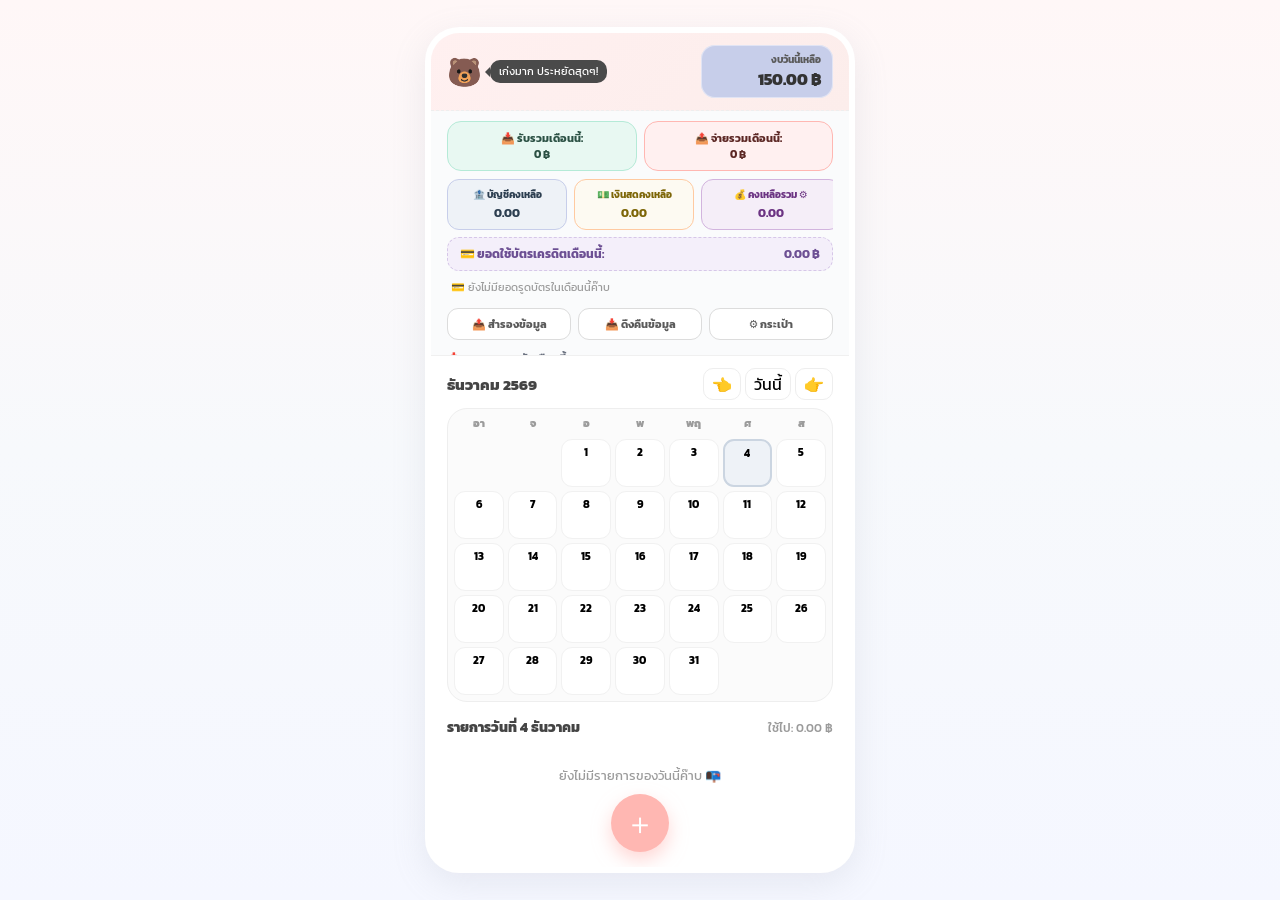
<file: index.html>
<!DOCTYPE html>
<html lang="th">
<head>
    <meta charset="UTF-8">
    <meta name="apple-mobile-web-app-title" content="PukPik Pocket">
    <meta name="apple-mobile-web-app-capable" content="yes">
    <meta name="apple-mobile-web-app-status-bar-style" content="default">
    <meta name="theme-color" content="#ffb7b2">
    <link rel="apple-touch-icon" href="IMG_6196.png">
    <link rel="apple-touch-icon" sizes="180x180" href="IMG_6196.png">
    <link rel="icon" type="image/png" sizes="192x192" href="IMG_6196.png">
    <link rel="icon" type="image/png" sizes="32x32" href="IMG_6196.png">
    <link rel="preconnect" href="https://fonts.googleapis.com">
    <link rel="preconnect" href="https://fonts.gstatic.com" crossorigin>
    <link href="https://fonts.googleapis.com/css2?family=Kanit:wght@400;500;600;700&display=swap" rel="stylesheet">
    <meta name="viewport" content="width=device-width, initial-scale=1.0, maximum-scale=1.0, user-scalable=no, viewport-fit=cover">
    <title>PukPik Pocket v5.4</title>
    <style>
        :root {
            --bg-color: #f7f9fc;
            --card-bg: #ffffff;
            --text-main: #444;
            --text-muted: #9b9b9b;
            --primary: #ffb7b2;
            --primary-dark: #ff9e99;
            --success: #b5ead7;
            --success-dark: #86d1b7;
            --danger: #ffcaa1;
            --danger-dark: #ffaa6b;
            --accent-blue: #c7ceea;
            --purple-soft: #f4effa;
            --shadow: 0 10px 34px rgba(149, 157, 165, 0.16);
            --border-radius: 20px;
        }
        * {
            box-sizing: border-box;
            margin: 0;
            padding: 0;
            font-family: 'Kanit', system-ui, -apple-system, BlinkMacSystemFont, sans-serif;
            -webkit-tap-highlight-color: transparent;
        }
        html, body { height: 100%; }
        body {
            background: linear-gradient(180deg, #fff7f7 0%, var(--bg-color) 50%, #f5f7ff 100%);
            color: var(--text-main);
            display: flex;
            justify-content: center;
            align-items: center;
            min-height: 100svh;
            padding: max(10px, env(safe-area-inset-top)) 10px max(10px, env(safe-area-inset-bottom));
        }
        button, input { font: inherit; }
        button { touch-action: manipulation; }
        .phone-container {
            width: 100%;
            max-width: 430px;
            height: min(94svh, 900px);
            background: var(--card-bg);
            border-radius: 34px;
            box-shadow: var(--shadow);
            border: 6px solid rgba(255,255,255,0.95);
            display: flex;
            flex-direction: column;
            overflow: hidden;
            position: relative;
        }
        .mini-banner {
            background: linear-gradient(135deg, #fff0f0 0%, #fcedeb 100%);
            padding: 12px 16px;
            display: flex;
            align-items: center;
            justify-content: space-between;
            gap: 10px;
            border-bottom: 1px dashed #eee;
            flex-shrink: 0;
        }
        .banner-left { display: flex; align-items: center; gap: 8px; min-width: 0; }
        .mascot-mini { font-size: 28px; animation: bounce 2s infinite alternate; }
        @keyframes bounce { from { transform: translateY(0); } to { transform: translateY(-3px); } }
        .banner-speech {
            font-size: 11px;
            background: #4a4a4a;
            color: #fff;
            padding: 5px 9px;
            border-radius: 10px;
            position: relative;
            max-width: 160px;
            line-height: 1.25;
        }
        .banner-speech::before {
            content: '';
            position: absolute;
            left: -5px;
            top: 50%;
            transform: translateY(-50%);
            border-width: 5px 5px 5px 0;
            border-style: solid;
            border-color: transparent #4a4a4a transparent transparent;
        }
        .banner-budget-badge {
            background: var(--accent-blue);
            padding: 7px 12px;
            border-radius: 14px;
            text-align: right;
            min-width: 132px;
            box-shadow: inset 0 0 0 1px rgba(255,255,255,.45);
        }
        .banner-budget-badge.warning { background: #ffcaa1; }
        .banner-budget-badge.danger { background: #ffb7b2; }
        .banner-budget-label { font-size: 10px; font-weight: 700; color: #5a5a5a; }
        .banner-budget-amount { font-size: 16px; font-weight: 800; color: #333; }
        .overall-summary-card {
            background: #fafbfc;
            padding: 10px 16px;
            border-bottom: 1px solid #f0f0f0;
            flex-shrink: 0;
            max-height: 245px;
            overflow-y: auto;
            scrollbar-width: none;
            -webkit-overflow-scrolling: touch;
        }
        .overall-summary-card::-webkit-scrollbar { display: none; }
        .summary-total-row, .wallet-summary-row, .system-action-row { display: flex; gap: 7px; }
        .summary-total-row { margin-bottom: 8px; }
        .summary-box {
            flex: 1;
            padding: 8px 4px;
            border-radius: 14px;
            font-size: 11px;
            font-weight: 700;
            text-align: center;
        }
        .summary-box.inc { background-color: #e8f8f2; color: #2b5144; border: 1px solid var(--success); }
        .summary-box.exp { background-color: #fff0f0; color: #5c2724; border: 1px solid var(--primary); }
        .wallet-summary-row {
            margin-bottom: 7px;
            flex-wrap: nowrap;
            overflow-x: auto;
            scrollbar-width: none;
            -webkit-overflow-scrolling: touch;
        }
        .wallet-summary-row::-webkit-scrollbar { display: none; }
        .wallet-box {
            flex: 0 0 120px;
            min-width: 120px;
            padding: 7px 6px;
            border-radius: 12px;
            font-size: 10px;
            font-weight: 700;
            display: flex;
            flex-direction: column;
            justify-content: center;
            align-items: center;
            text-align: center;
        }
        .wallet-box.bank { background-color: #eef2f7; color: #2c3e50; border: 1px solid var(--accent-blue); }
        .wallet-box.cash { background-color: #fdfaf2; color: #7d6608; border: 1px solid var(--danger); }
        .wallet-box.custom-wallet { background-color: #f2fcf9; color: #117a65; border: 1px solid var(--success-dark); }
        .wallet-box.total { background-color: #f5eef8; color: #6c3483; border: 1px solid #d2b4de; flex: 0 0 140px; width: auto; margin-top: 0; }
        .wallet-val { font-size: 12px; margin-top: 2px; word-break: break-word; }
        .credit-summary-row {
            background: var(--purple-soft);
            border: 1px dashed #d6c7e8;
            padding: 7px 12px;
            border-radius: 12px;
            font-size: 12px;
            font-weight: 700;
            color: #6c4f93;
            margin-bottom: 6px;
            display: flex;
            justify-content: space-between;
            align-items: center;
            gap: 10px;
        }
        .credit-cards-breakdown-zone, .category-summary-grid {
            display: flex;
            gap: 6px;
            overflow-x: auto;
            padding-bottom: 4px;
            margin-bottom: 7px;
            scrollbar-width: none;
            -webkit-overflow-scrolling: touch;
        }
        .credit-cards-breakdown-zone::-webkit-scrollbar, .category-summary-grid::-webkit-scrollbar { height: 0; }
        .credit-card-mini-badge, .cat-summary-mini-box {
            background: #fff;
            border: 1px solid #eee;
            padding: 5px 10px;
            border-radius: 10px;
            font-size: 11px;
            white-space: nowrap;
            display: flex;
            align-items: center;
            gap: 4px;
        }
        .credit-card-mini-badge { color: #6c4f93; border-color: #d6c7e8; }
        .cat-summary-title { font-size: 11px; font-weight: 800; color: #6b7280; margin: 5px 0 4px; }
        .system-action-row { margin: 6px 0 10px; }
        .sys-btn {
            flex: 1;
            padding: 7px;
            font-size: 11px;
            background: #fff;
            border: 1px solid #dcdcdc;
            border-radius: 11px;
            cursor: pointer;
            font-weight: 700;
            color: #5a5a5a;
        }
        .sys-btn:active { transform: scale(.98); background: #f0f0f0; }
        .app-body {
            flex: 1;
            overflow-y: auto;
            padding: 12px 16px 82px;
            min-height: 0;
            -webkit-overflow-scrolling: touch;
        }
        .calendar-header { display: flex; justify-content: space-between; align-items: center; margin-bottom: 8px; }
        .calendar-title { font-size: 15px; font-weight: 800; }
        .calendar-btn { background: #fff; border: 1px solid #eee; border-radius: 10px; font-size: 16px; cursor: pointer; padding: 3px 8px; }
        .calendar-grid {
            display: grid;
            grid-template-columns: repeat(7, 1fr);
            gap: 4px;
            background: #fbfbfb;
            padding: 6px;
            border-radius: var(--border-radius);
            border: 1px solid #eee;
            width: 100%;
        }
        .weekday { text-align: center; font-size: 11px; font-weight: 800; color: var(--text-muted); padding-bottom: 4px; }
        .day-cell {
            background: #fff;
            border-radius: 11px;
            min-height: 48px;
            display: flex;
            flex-direction: column;
            justify-content: space-between;
            align-items: center;
            padding: 4px 2px;
            font-size: 11px;
            border: 1px solid #f1f1f1;
            cursor: pointer;
            transition: transform .16s ease, border .16s ease, background .16s ease;
        }
        .day-cell:active { transform: scale(.97); }
        .day-cell.today { border: 2px solid var(--text-main); font-weight: 800; }
        .day-cell.selected { background: #eef2f7; border-color: #cbd5e1; }
        .day-number { font-weight: 700; }
        .day-amount {
            font-size: 7.5px;
            width: 100%;
            text-align: center;
            overflow: hidden;
            text-overflow: ellipsis;
            white-space: nowrap;
            font-weight: 800;
            border-radius: 5px;
            padding: 1px 0;
            line-height: 1.15;
        }
        .status-safe { background-color: var(--success); color: #2b5144; }
        .status-warn { background-color: var(--danger); color: #613b1d; }
        .status-over { background-color: var(--primary); color: #5c2724; }
        .history-section { margin-top: 15px; }
        .section-heading { font-size: 14px; font-weight: 800; margin-bottom: 8px; display: flex; justify-content: space-between; align-items: center; }
        .history-list { display: flex; flex-direction: column; gap: 8px; }
        .history-item { display: flex; align-items: center; background: #fff; padding: 10px 12px; border-radius: 16px; border: 1px solid #f0f0f0; position: relative; }
        .item-icon { width: 36px; height: 36px; border-radius: 12px; display: flex; justify-content: center; align-items: center; font-size: 18px; margin-right: 10px; flex: 0 0 auto; }
        .item-info { flex: 1; padding-right: 8px; min-width: 0; }
        .item-title { font-size: 13px; font-weight: 800; overflow: hidden; text-overflow: ellipsis; white-space: nowrap; }
        .item-time { font-size: 10px; color: var(--text-muted); }
        .item-amount { font-size: 14px; font-weight: 800; text-align: right; padding-right: 34px; min-width: 96px; }
        .item-skip-label, .item-credit-label, .item-wallet-label { font-size: 8px; display: block; font-weight: 500; }
        .item-skip-label { color: #d35400; }
        .item-credit-label { color: #8e44ad; }
        .item-wallet-label { color: #34495e; }
        .item-amount.expense { color: #ff9e99; }
        .item-amount.income { color: #43ad86; }
        .item-amount.transfer { color: #3498db; }
        .item-actions-wrapper { position: absolute; right: 8px; top: 50%; transform: translateY(-50%); display: flex; gap: 4px; align-items: center; }
        .item-action-mini-btn { background: #fcfcfc; border: 1px solid #eeeeee; width: 25px; height: 25px; border-radius: 8px; font-size: 11px; cursor: pointer; display: flex; justify-content: center; align-items: center; }
        .item-action-mini-btn.delete { color: #ff9e99; border-color: #fff0f0; }
        .fab-btn {
            position: absolute;
            bottom: max(15px, env(safe-area-inset-bottom));
            left: 50%;
            transform: translateX(-50%);
            width: 58px;
            height: 58px;
            background: var(--primary);
            border: none;
            border-radius: 50%;
            color: white;
            font-size: 30px;
            display: flex;
            justify-content: center;
            align-items: center;
            cursor: pointer;
            box-shadow: 0 8px 18px rgba(255, 183, 178, 0.55);
            z-index: 10;
        }
        .fab-btn:active { transform: translateX(-50%) scale(.96); }
        .modal-overlay {
            position: absolute;
            inset: 0;
            background: rgba(0,0,0,0.38);
            display: none;
            justify-content: center;
            align-items: flex-end;
            z-index: 100;
        }
        .modal-overlay.show { display: flex; }
        .modal-content {
            background: #fff;
            width: 100%;
            border-top-left-radius: 28px;
            border-top-right-radius: 28px;
            padding: 20px 20px max(20px, env(safe-area-inset-bottom));
            box-shadow: 0 -10px 30px rgba(0,0,0,0.1);
            animation: slideUp .24s ease-out;
            max-height: 90%;
            overflow-y: auto;
        }
        @keyframes slideUp { from { transform: translateY(100%); } to { transform: translateY(0); } }
        .modal-header { display: flex; justify-content: space-between; align-items: center; margin-bottom: 15px; }
        .close-btn { background: #f0f0f0; border: none; width: 30px; height: 30px; border-radius: 50%; cursor: pointer; }
        .type-selector { display: flex; gap: 8px; margin-bottom: 12px; }
        .type-btn { flex: 1; padding: 8px; border: 2px solid #f0f0f0; background: #fff; border-radius: 13px; cursor: pointer; font-weight: 800; font-size: 13px; text-align: center; }
        .type-btn.active[data-type="expense"] { background: var(--primary); border-color: var(--primary); color: #fff; }
        .type-btn.active[data-type="income"] { background: var(--success); border-color: var(--success); color: #2b5144; }
        .type-btn.active[data-type="transfer"] { background: var(--accent-blue); border-color: var(--accent-blue); color: #34495e; }
        .form-group { margin-bottom: 12px; }
        .form-label { font-size: 12px; font-weight: 800; color: var(--text-muted); margin-bottom: 4px; display: block; }
        .custom-checkbox-row { display: flex; align-items: center; gap: 7px; padding: 7px 10px; border-radius: 10px; font-size: 11px; font-weight: 700; cursor: pointer; margin-bottom: 8px; }
        .custom-checkbox-row.skip { background: #fdf6f0; border: 1px dashed #ffcaa1; color: #c96f2c; }
        .wallet-selector-group { display: flex; flex-wrap: wrap; gap: 6px; margin-bottom: 12px; }
        .wallet-select-btn { padding: 8px 12px; border: 2px solid #f0f0f0; background: #fff; border-radius: 11px; font-size: 11px; font-weight: 800; cursor: pointer; text-align: center; min-width: 80px; }
        .wallet-select-btn.active { border-color: #34495e; background-color: #f0f4f8; }
        .wallet-select-btn.credit-style { border-color: #d6c7e8; color: #6c4f93; }
        .wallet-select-btn.credit-style.active { background-color: var(--purple-soft); border-color: #8e44ad; }
        .wallet-select-btn.transfer-style { border-color: #cbd5e1; background-color: #fff; }
        .wallet-select-btn.transfer-style.active { border-color: #3498db; background-color: #ebf5fb; }
        .add-manage-btn { background: #fff; border: 1px dashed #bbb; color: #666; font-size: 11px; padding: 8px 12px; border-radius: 10px; cursor: pointer; font-weight: 800; }
        .input-field { width: 100%; padding: 11px 12px; border: 2px solid #f0f0f0; border-radius: 13px; font-size: 15px; outline: none; background: #fff; }
        .input-field:focus { border-color: var(--primary); box-shadow: 0 0 0 3px rgba(255,183,178,.16); }
        .category-grid { display: grid; grid-template-columns: repeat(4, 1fr); gap: 8px; margin-bottom: 15px; }
        .cat-item { display: flex; flex-direction: column; align-items: center; cursor: pointer; padding: 7px 4px; border-radius: 12px; border: 2px solid transparent; background: #fafafa; min-width: 0; }
        .cat-item.selected { background: #fff0f0; border-color: var(--primary); }
        .cat-icon { font-size: 20px; }
        .cat-name { font-size: 10px; text-align: center; width: 100%; overflow: hidden; text-overflow: ellipsis; white-space: nowrap; }
        .submit-btn { width: 100%; padding: 13px; background: var(--primary-dark); border: none; border-radius: 14px; color: white; font-size: 15px; font-weight: 800; cursor: pointer; }
        .submit-btn:active { transform: scale(.99); }
        .empty-state { text-align: center; padding: 20px; color: var(--text-muted); font-size: 13px; }
        .wallet-box.excluded { opacity: .62; border-style: dashed; }
        .wallet-include-note { font-size: 8px; color: var(--text-muted); margin-top: 1px; }
        @media (max-width: 390px) {
            .phone-container { border-radius: 0; height: 100svh; border: 0; max-width: none; }
            body { padding: 0; }
            .category-grid { grid-template-columns: repeat(3, 1fr); }
            .banner-speech { max-width: 130px; }
            .overall-summary-card { max-height: 230px; }
        }
    </style>
</head>
<body>
    <div class="phone-container">
        <div class="mini-banner">
            <div class="banner-left">
                <div class="mascot-mini" id="mascotEmoji">🐻</div>
                <div class="banner-speech" id="mascotSpeech">ลุยประหยัดกันค๊าบ!</div>
            </div>
            <div class="banner-budget-badge" id="budgetBadgeColor">
                <div class="banner-budget-label" id="budgetText">งบกินวันนี้เหลือ</div>
                <div class="banner-budget-amount"><span id="dailyRemaining">150.00</span> ฿</div>
            </div>
        </div>
        <div class="overall-summary-card">
            <div class="summary-total-row">
                <div class="summary-box inc">📥 รับรวมเดือนนี้:<br><span id="totalIncomeText">0</span> ฿</div>
                <div class="summary-box exp">📤 จ่ายรวมเดือนนี้:<br><span id="totalExpenseText">0</span> ฿</div>
            </div>
            <div class="wallet-summary-row" id="walletSummaryRowZone">
                <div class="wallet-box bank"><span>🏦 บัญชีคงเหลือ</span><span class="wallet-val">0.00</span></div>
                <div class="wallet-box cash"><span>💵 เงินสดคงเหลือ</span><span class="wallet-val">0.00</span></div>
                <div class="wallet-box total"><span>💰 คงเหลือรวม</span><span class="wallet-val">0.00</span></div>
            </div>
            <div class="credit-summary-row">
                <span>💳 ยอดใช้บัตรเครดิตเดือนนี้:</span>
                <div><span id="totalCreditText">0.00</span> ฿</div>
            </div>
            <div class="credit-cards-breakdown-zone" id="creditCardsBreakdownZone"></div>
            <div class="system-action-row">
                <button class="sys-btn" type="button" onclick="backupData()">📤 สำรองข้อมูล</button>
                <button class="sys-btn" type="button" onclick="triggerRestore()">📥 ดึงคืนข้อมูล</button>
                <button class="sys-btn" type="button" onclick="manageWallets()">⚙️ กระเป๋า</button>
                <input type="file" id="restoreFileInput" accept=".json,application/json" style="display:none" onchange="restoreData(event)">
            </div>
            <div class="cat-summary-title">📥 แจกแจงรายรับเดือนนี้</div>
            <div class="category-summary-grid" id="incomeCategorySummaryGrid"></div>
            <div class="cat-summary-title">📤 แจกแจงรายจ่ายเดือนนี้</div>
            <div class="category-summary-grid" id="categorySummaryGrid"></div>
        </div>
        <div class="app-body">
            <div class="calendar-header">
                <div class="calendar-title" id="calendarMonthYear">กรกฎาคม 2569</div>
                <div>
                    <button class="calendar-btn" type="button" onclick="changeMonth(-1)" aria-label="เดือนก่อนหน้า">👈</button>
                    <button class="calendar-btn" type="button" onclick="goToday()" aria-label="วันนี้">วันนี้</button>
                    <button class="calendar-btn" type="button" onclick="changeMonth(1)" aria-label="เดือนถัดไป">👉</button>
                </div>
            </div>
            <div class="calendar-grid" id="calendarGrid">
                <div class="weekday">อา</div><div class="weekday">จ</div><div class="weekday">อ</div><div class="weekday">พ</div><div class="weekday">พฤ</div><div class="weekday">ศ</div><div class="weekday">ส</div>
            </div>
            <div class="history-section">
                <div class="section-heading">
                    <span id="historyTitle">รายการวันนี้</span>
                    <span id="dayTotalExpense" style="font-size:12px;font-weight:500;color:var(--text-muted);">ใช้ไป: 0 ฿</span>
                </div>
                <div class="history-list" id="historyList"></div>
            </div>
        </div>
        <button class="fab-btn" id="openModalBtn" type="button" aria-label="เพิ่มรายการ">＋</button>
    </div>
    <div class="modal-overlay" id="modalOverlay">
        <div class="modal-content" role="dialog" aria-modal="true">
            <div class="modal-header">
                <div style="font-weight:800;font-size:16px" id="modalTitle">เพิ่มรายการปุกปิก 🥑</div>
                <button class="close-btn" type="button" id="closeModalBtn">✕</button>
            </div>
            <div class="type-selector">
                <button class="type-btn active" type="button" data-type="expense">รายจ่าย 💸</button>
                <button class="type-btn" type="button" data-type="income">รายรับ 💰</button>
                <button class="type-btn" type="button" data-type="transfer">โยกย้ายเงิน 🔁</button>
            </div>
            <div id="walletSelectorZone">
                <label class="form-label" id="walletZoneLabel">ทำรายการผ่านกระเป๋าหรือบัตรไหน?</label>
                <div class="wallet-selector-group" id="walletButtonsContainer"></div>
            </div>
            <div id="transferDirectionZone" style="display:none">
                <label class="form-label">ย้ายเงินจากไหน ไปไหนค๊าบ?</label>
                <div style="display: flex; gap: 8px; margin-bottom: 8px;">
                    <div style="flex: 1;">
                        <span class="form-label" style="font-size: 11px;">ต้นทาง (From)</span>
                        <div class="wallet-selector-group" id="transferFromContainer"></div>
                    </div>
                    <div style="flex: 1;">
                        <span class="form-label" style="font-size: 11px;">ปลายทาง (To)</span>
                        <div class="wallet-selector-group" id="transferToContainer"></div>
                    </div>
                </div>
                <div style="text-align: right; margin-top: 4px;">
                    <button class="add-manage-btn" type="button" onclick="addNewCustomWallet()">➕ เพิ่มกระเป๋า/บัญชีใหม่</button>
                    <button class="add-manage-btn" type="button" onclick="manageWallets()">⚙️ จัดการกระเป๋า</button>
                </div>
            </div>
            <div class="custom-checkbox-row skip" id="skipBudgetRow">
                <input type="checkbox" id="skipBudgetCheck">
                <label for="skipBudgetCheck">✨ ยอดจำเป็นพิเศษ ไม่หักงบวันละ 150 บ.</label>
            </div>
            <div class="form-group">
                <label class="form-label" for="amountInput">จำนวนเงิน (บาท)</label>
                <input type="number" id="amountInput" class="input-field" placeholder="0.00" step="0.01" min="0" required inputmode="decimal">
            </div>
            <div class="form-group">
                <label class="form-label" for="noteInput">บันทึกช่วยจำ</label>
                <input type="text" id="noteInput" class="input-field" maxlength="80" placeholder="เช่น ค่าข้าวกล่อง, รูดซื้อของกิน">
            </div>
            <div id="categoryZone">
                <div style="display:flex;justify-content:space-between;align-items:center;margin-bottom:4px;gap:8px">
                    <label class="form-label" style="margin-bottom:0">หมวดหมู่</label>
                    <button class="add-manage-btn" type="button" onclick="addNewCategory()" style="padding:3px 9px;border-radius:8px">➕ เพิ่มหมวด</button>
                </div>
                <div class="category-grid" id="formCategoryGrid"></div>
            </div>
            <button type="button" class="submit-btn" id="saveTransactionBtn">บันทึกเลย! ✨</button>
        </div>
    </div>
    <script>
        const DAILY_BUDGET_LIMIT = 150;
        const STORAGE_DB = 'pukpik_db_v5';
        const STORAGE_OLD_DB = 'pukpik_db_v4';
        const STORAGE_CARDS = 'pukpik_cards';
        const STORAGE_CATEGORIES = 'pukpik_categories';
        const STORAGE_WALLETS = 'pukpik_wallets';
        const STORAGE_WALLET_SETTINGS = 'pukpik_wallet_settings';
        let currentDate = new Date();
        let selectedDateKey = formatDateKey(new Date());
        let currentType = 'expense';
        let selectedPaymentSource = 'bank';
        let transferFromSource = 'bank';
        let transferToSource = 'cash';
        let selectedCategory = '';
        let editingTransactionId = null;
        let editingDateKey = null;
        const defaultCreditCards = ['เฟิร์สช้อยส์', 'อิออน M GEN'];
        const defaultCustomWallets = [];
        const defaultCategories = {
            expense: [
                { id: 'food', name: 'อาหาร', icon: '🍜' },
                { id: 'necessity', name: 'ของใช้จำเป็น', icon: '🏡' },
                { id: 'travel', name: 'เดินทาง', icon: '🚗' },
                { id: 'shopping', name: 'ช้อปปิ้ง', icon: '🛍️' },
                { id: 'bill', name: 'บิล/เน็ต', icon: '📄' },
                { id: 'other_exp', name: 'อื่นๆ', icon: '✨' }
            ],
            income: [
                { id: 'salary', name: 'เงินเดือน', icon: '💼' },
                { id: 'pocket', name: 'เงินให้', icon: '👛' },
                { id: 'other_inc', name: 'อื่นๆ', icon: '🪙' }
            ]
        };
        let db = loadJSON(STORAGE_DB, null);
        if (!db) db = loadJSON(STORAGE_OLD_DB, {});
        let creditCards = loadJSON(STORAGE_CARDS, defaultCreditCards);
        let customCategories = loadJSON(STORAGE_CATEGORIES, defaultCategories);
        let customWallets = loadJSON(STORAGE_WALLETS, defaultCustomWallets);
        let walletSettings = loadJSON(STORAGE_WALLET_SETTINGS, { bank: { includeInTotal: true }, cash: { includeInTotal: true } });
        const monthNamesThai = ['มกราคม','กุมภาพันธ์','มีนาคม','เมษายน','พฤษภาคม','มิถุนายน','กรกฎาคม','สิงหาคม','กันยายน','ตุลาคม','พฤศจิกายน','ธันวาคม'];
        const $ = (id) => document.getElementById(id);
        const calendarGrid = $('calendarGrid');
        const weekdaysTemplate = ['อา','จ','อ','พ','พฤ','ศ','ส'];
        document.addEventListener('DOMContentLoaded', () => {
            normalizeData();
            initApp();
            setupEventListeners();
        });
        function loadJSON(key, fallback) {
            try {
                const raw = localStorage.getItem(key);
                return raw ? JSON.parse(raw) : fallback;
            } catch { return fallback; }
        }
        function saveAll() {
            localStorage.setItem(STORAGE_DB, JSON.stringify(db));
            localStorage.setItem(STORAGE_CARDS, JSON.stringify(creditCards));
            localStorage.setItem(STORAGE_CATEGORIES, JSON.stringify(customCategories));
            localStorage.setItem(STORAGE_WALLETS, JSON.stringify(customWallets));
            localStorage.setItem(STORAGE_WALLET_SETTINGS, JSON.stringify(walletSettings));
        }
        function normalizeData() {
            if (!customCategories.expense) customCategories.expense = defaultCategories.expense;
            if (!customCategories.income) customCategories.income = defaultCategories.income;
            if (!Array.isArray(creditCards)) creditCards = [...defaultCreditCards];
            if (!Array.isArray(customWallets)) customWallets = [];
            if (!walletSettings || typeof walletSettings !== 'object' || Array.isArray(walletSettings)) walletSettings = { bank: { includeInTotal: true }, cash: { includeInTotal: true } };
            if (!walletSettings.bank) walletSettings.bank = { includeInTotal: true };
            if (!walletSettings.cash) walletSettings.cash = { includeInTotal: true };
            customWallets = customWallets.map(w => ({
                id: w.id || Date.now() + Math.random(),
                name: String(w.name || 'กระเป๋าเสริม'),
                icon: String(w.icon || '📦').trim().slice(0, 4) || '📦',
                includeInTotal: w.includeInTotal !== false
            }));
            Object.keys(db || {}).forEach(dateKey => {
                if (!Array.isArray(db[dateKey])) {
                    delete db[dateKey];
                } else {
                    db[dateKey] = db[dateKey].map(item => {
                        let transferFrom = item.transferFrom || '';
                        let transferTo = item.transferTo || '';
                        if (item.type === 'transfer' && (!transferFrom || !transferTo)) {
                            if (item.transferDirection === 'cash_to_bank') {
                                transferFrom = 'cash';
                                transferTo = 'bank';
                            } else {
                                transferFrom = 'bank';
                                transferTo = 'cash';
                            }
                        }
                        return {
                            id: item.id || Date.now() + Math.random(),
                            type: item.type || 'expense',
                            amount: Number(item.amount) || 0,
                            note: String(item.note || ''),
                            category: item.category || '',
                            time: item.time || '00:00',
                            skipBudget: Boolean(item.skipBudget),
                            source: item.type === 'transfer' ? '' : (item.source || 'bank'),
                            transferFrom,
                            transferTo
                        };
                    }).filter(item => item.amount > 0);
                }
            });
            saveAll();
        }
        function initApp() {
            renderCalendar();
            renderHistory(selectedDateKey);
            updateRealtimeDashboard();
            renderOverallAndCategorySummary();
        }
        function setupEventListeners() {
            $('openModalBtn').addEventListener('click', () => {
                resetForm();
                $('modalOverlay').classList.add('show');
                setTimeout(() => $('amountInput').focus(), 120);
            });
            $('closeModalBtn').addEventListener('click', closeModal);
            $('modalOverlay').addEventListener('click', (e) => { if (e.target.id === 'modalOverlay') closeModal(); });
            document.addEventListener('keydown', (e) => { if (e.key === 'Escape') closeModal(); });
            document.querySelectorAll('.type-btn').forEach(btn => {
                btn.addEventListener('click', (e) => {
                    document.querySelectorAll('.type-btn').forEach(b => b.classList.remove('active'));
                    e.currentTarget.classList.add('active');
                    currentType = e.currentTarget.dataset.type;
                    selectedPaymentSource = 'bank';
                    switchFormTypeElements();
                    renderFormCategories();
                });
            });
            $('saveTransactionBtn').addEventListener('click', handleSaveTransaction);
        }
        function closeModal() { $('modalOverlay').classList.remove('show'); }
        function escapeHTML(value) {
            return String(value ?? '').replace(/[&<>'"]/g, ch => ({'&':'&amp;','<':'&lt;','>':'&gt;',"'":'&#39;','"':'&quot;'}[ch]));
        }
        function money(value, min = 0) {
            return Number(value || 0).toLocaleString('th-TH', { minimumFractionDigits: min, maximumFractionDigits: 2 });
        }
        function parseDateKey(key) {
            const [y, m, d] = key.split('-').map(Number);
            return new Date(y, m - 1, d);
        }
        function formatDateKey(date) {
            const y = date.getFullYear();
            const m = String(date.getMonth() + 1).padStart(2, '0');
            const d = String(date.getDate()).padStart(2, '0');
            return `${y}-${m}-${d}`;
        }
        function isSameMonthKey(dateKey, dateObj) {
            const d = parseDateKey(dateKey);
            return d.getFullYear() === dateObj.getFullYear() && d.getMonth() === dateObj.getMonth();
        }
        function getWalletMeta(src) {
            const key = String(src || '');
            if (key === 'bank') return { id: 'bank', name: 'บัญชี', icon: '🏦', includeInTotal: walletSettings.bank?.includeInTotal !== false, fixed: true };
            if (key === 'cash') return { id: 'cash', name: 'เงินสด', icon: '💵', includeInTotal: walletSettings.cash?.includeInTotal !== false, fixed: true };
            if (key.startsWith('wallet_')) {
                const wId = key.replace('wallet_', '');
                const found = customWallets.find(w => String(w.id) === String(wId));
                if (found) return { id: key, name: found.name, icon: found.icon || '📦', includeInTotal: found.includeInTotal !== false, fixed: false, wallet: found };
                return { id: key, name: 'กระเป๋าเสริมที่ไม่พบ', icon: '📦', includeInTotal: false, fixed: false };
            }
            return { id: key, name: 'กระเป๋า', icon: '📦', includeInTotal: false, fixed: false };
        }
        function getWalletName(src) {
            const meta = getWalletMeta(src);
            if (String(src || '').startsWith('credit_')) return `💳 บัตร:${String(src).replace('credit_', '')}`;
            return `${meta.icon} ${meta.name}`;
        }
        function renderWalletButtons() {
            const container = $('walletButtonsContainer');
            container.innerHTML = '';
            if (currentType === 'expense') {
                $('walletZoneLabel').innerText = 'จ่ายด้วยกระเป๋าหรือบัตรเครดิตไหน?';
                addWalletButton('🏦 บัญชีธนาคาร', 'bank');
                addWalletButton('💵 เงินสดในมือ', 'cash');
                customWallets.forEach(w => addWalletButton(`${w.icon || '📦'} ${w.name}`, `wallet_${w.id}`));
                creditCards.forEach(card => addWalletButton(`💳 ${card}`, `credit_${card}`, true));
                const addBtn = document.createElement('button');
                addBtn.type = 'button';
                addBtn.className = 'add-manage-btn';
                addBtn.innerText = '➕ เพิ่มบัตรเครดิต';
                addBtn.onclick = addNewCreditCard;
                container.appendChild(addBtn);
            } else if (currentType === 'income') {
                $('walletZoneLabel').innerText = 'รับเงินเข้ากระเป๋าหรือดึงจากบัตรไหน?';
                addWalletButton('🏦 บัญชีธนาคาร', 'bank');
                addWalletButton('💵 เงินสดในมือ', 'cash');
                customWallets.forEach(w => addWalletButton(`${w.icon || '📦'} ${w.name}`, `wallet_${w.id}`));
                creditCards.forEach(card => addWalletButton(`💳 ${card}`, `credit_${card}`, true));
            }
        }
        function addWalletButton(label, source, isCredit = false) {
            const btn = document.createElement('button');
            btn.type = 'button';
            btn.className = `wallet-select-btn ${isCredit ? 'credit-style' : ''} ${selectedPaymentSource === source ? 'active' : ''}`;
            btn.textContent = label;
            btn.onclick = () => { selectedPaymentSource = source; renderWalletButtons(); };
            $('walletButtonsContainer').appendChild(btn);
        }
        function renderTransferDirectionWallets() {
            const fromContainer = $('transferFromContainer');
            const toContainer = $('transferToContainer');
            fromContainer.innerHTML = '';
            toContainer.innerHTML = '';
            const list = [
                { id: 'bank', name: '🏦 บัญชี' },
                { id: 'cash', name: '💵 เงินสด' },
                ...customWallets.map(w => ({ id: `wallet_${w.id}`, name: `${w.icon || '📦'} ${w.name}` }))
            ];
            list.forEach(w => {
                const btnFrom = document.createElement('button');
                btnFrom.type = 'button';
                btnFrom.className = `wallet-select-btn transfer-style ${transferFromSource === w.id ? 'active' : ''}`;
                btnFrom.innerText = w.name;
                btnFrom.onclick = () => { transferFromSource = w.id; renderTransferDirectionWallets(); };
                fromContainer.appendChild(btnFrom);
                const btnTo = document.createElement('button');
                btnTo.type = 'button';
                btnTo.className = `wallet-select-btn transfer-style ${transferToSource === w.id ? 'active' : ''}`;
                btnTo.innerText = w.name;
                btnTo.onclick = () => { transferToSource = w.id; renderTransferDirectionWallets(); };
                toContainer.appendChild(btnTo);
            });
        }
        function addNewCreditCard() {
            const cardName = prompt('กรอกชื่อบัตรเครดิตใหม่ค๊าบ:');
            const clean = cardName ? cardName.trim() : '';
            if (!clean) return;
            if (creditCards.includes(clean)) return alert('มีชื่อบัตรใบนี้อยู่ในระบบแล้วค๊าบ 😮');
            creditCards.push(clean);
            selectedPaymentSource = `credit_${clean}`;
            saveAll();
            renderWalletButtons();
            renderOverallAndCategorySummary();
        }
        function addNewCustomWallet() {
            const name = prompt('กรอกชื่อกระเป๋าหรือบัญชีเสริมใหม่ค๊าบ เช่น วอลเล็ท, ออมทรัพย์:');
            const clean = name ? name.trim() : '';
            if (!clean) return;
            if (clean === 'บัญชี' || clean === 'เงินสด' || customWallets.some(w => w.name === clean)) {
                return alert('มีชื่อกระเป๋านี้อยู่ในระบบแล้วค๊าบ 😮');
            }
            const icon = (prompt(`เลือกอิโมจิให้ "${clean}" ค๊าบ เช่น 🏦 💸 🐷 💳`, '📦') || '📦').trim().slice(0, 4) || '📦';
            const include = confirm(`ให้ "${clean}" ถูกนับในยอดเงินรวมไหมค๊าบ?
กด OK = รวมยอด / Cancel = ไม่รวมยอด`);
            const newId = Date.now();
            customWallets.push({ id: newId, name: clean, icon, includeInTotal: include });
            transferToSource = `wallet_${newId}`;
            saveAll();
            renderWalletButtons();
            renderTransferDirectionWallets();
            renderOverallAndCategorySummary();
        }
        function manageWallets() {
            const walletList = [
                { key: 'bank', label: `${getWalletMeta('bank').icon} ${getWalletMeta('bank').name}`, type: 'fixed' },
                { key: 'cash', label: `${getWalletMeta('cash').icon} ${getWalletMeta('cash').name}`, type: 'fixed' },
                ...customWallets.map(w => ({ key: `wallet_${w.id}`, label: `${w.icon || '📦'} ${w.name}`, type: 'custom', wallet: w }))
            ];
            const text = walletList.map((item, i) => {
                const meta = getWalletMeta(item.key);
                const status = meta.includeInTotal ? 'รวมยอดรวม' : 'ไม่รวมยอดรวม';
                return `${i + 1}. ${item.label} (${status})`;
            }).join('\n');
            const choice = prompt(`เลือกกระเป๋าที่ต้องการจัดการค๊าบ:

${text}

พิมพ์เลข เช่น 1`);
            const index = Number(choice) - 1;
            if (!Number.isInteger(index) || !walletList[index]) return;
            const selected = walletList[index];
            const meta = getWalletMeta(selected.key);
            const actionText = selected.type === 'custom'
                ? `จัดการ ${selected.label}

1 = แก้ชื่อ/อิโมจิ
2 = ${meta.includeInTotal ? 'ปิดไม่ให้รวมยอดรวม' : 'เปิดรวมยอดรวม'}
3 = ลบกระเป๋า`
                : `จัดการ ${selected.label}

1 = ${meta.includeInTotal ? 'ปิดไม่ให้รวมยอดรวม' : 'เปิดรวมยอดรวม'}`;
            const action = prompt(actionText);

            if (selected.type === 'fixed') {
                if (action === '1') {
                    walletSettings[selected.key].includeInTotal = meta.includeInTotal ? false : true;
                } else return;
            } else if (selected.type === 'custom') {
                const wallet = selected.wallet;
                if (action === '1') {
                    const newName = prompt('ชื่อกระเป๋าใหม่:', wallet.name);
                    const cleanName = newName ? newName.trim() : '';
                    if (cleanName) wallet.name = cleanName;
                    const newIcon = prompt('อิโมจิใหม่:', wallet.icon || '📦');
                    const cleanIcon = newIcon ? newIcon.trim().slice(0, 4) : '';
                    if (cleanIcon) wallet.icon = cleanIcon;
                } else if (action === '2') {
                    wallet.includeInTotal = wallet.includeInTotal === false ? true : false;
                } else if (action === '3') {
                    if (!confirm(`ลบกระเป๋า "${wallet.name}" ใช่ไหมค๊าบ?
รายการเก่าจะยังอยู่ แต่จะแสดงเป็นกระเป๋าเสริมที่ไม่พบ`)) return;
                    customWallets = customWallets.filter(w => String(w.id) !== String(wallet.id));
                    if (selectedPaymentSource === selected.key) selectedPaymentSource = 'bank';
                    if (transferFromSource === selected.key) transferFromSource = 'bank';
                    if (transferToSource === selected.key) transferToSource = 'cash';
                } else return;
            }

            saveAll();
            renderWalletButtons();
            renderTransferDirectionWallets();
            renderOverallAndCategorySummary();
            renderHistory(selectedDateKey);
        }
        function addNewCategory() {
            if (currentType === 'transfer') return;
            const typeText = currentType === 'expense' ? 'รายจ่าย' : 'รายรับ';
            const catName = prompt(`กรอกชื่อหมวดหมู่${typeText}ใหม่ค๊าบ:`);
            const cleanName = catName ? catName.trim() : '';
            if (!cleanName) return;
            const catIcon = (prompt(`ส่งอิโมจิประจำหมวดหมู่ "${cleanName}" มาหน่อยค๊าบ:`) || '✨').trim().slice(0, 4);
            const newId = `custom_${currentType}_${Date.now()}`;
            customCategories[currentType].push({ id: newId, name: cleanName, icon: catIcon || '✨' });
            selectedCategory = newId;
            saveAll();
            renderFormCategories();
            renderOverallAndCategorySummary();
        }
        function switchFormTypeElements() {
            if (currentType === 'transfer') {
                $('walletSelectorZone').style.display = 'none';
                $('transferDirectionZone').style.display = 'block';
                $('categoryZone').style.display = 'none';
                $('skipBudgetRow').style.display = 'none';
                renderTransferDirectionWallets();
            } else {
                $('walletSelectorZone').style.display = 'block';
                $('transferDirectionZone').style.display = 'none';
                $('categoryZone').style.display = 'block';
                $('skipBudgetRow').style.display = currentType === 'expense' ? 'flex' : 'none';
                renderWalletButtons();
            }
        }
        function getDaySummary(dateKey) {
            const list = db[dateKey] || [];
            let income = 0, expense = 0, budgetAffectingExpense = 0;
            list.forEach(item => {
                const amount = Number(item.amount) || 0;
                if (item.type === 'income') income += amount;
                if (item.type === 'expense') {
                    expense += amount;
                    const isCredit = String(item.source || '').startsWith('credit_');
                    if (!item.skipBudget && !isCredit) budgetAffectingExpense += amount;
                }
            });
            return { income, expense, budgetAffectingExpense, balance: DAILY_BUDGET_LIMIT - budgetAffectingExpense };
        }
        function updateRealtimeDashboard() {
            const summary = getDaySummary(formatDateKey(new Date()));
            const remaining = summary.balance;
            $('dailyRemaining').innerText = money(Math.abs(remaining), 2);
            const badge = $('budgetBadgeColor');
            badge.className = 'banner-budget-badge';
            if (remaining >= 70) {
                $('budgetText').innerText = 'งบวันนี้เหลือ';
                $('mascotEmoji').innerText = '🐻';
                $('mascotSpeech').innerText = 'เก่งมาก ประหยัดสุดๆ!';
            } else if (remaining > 0) {
                badge.classList.add('warning');
                $('budgetText').innerText = 'งบเริ่มเหลือน้อย';
                $('mascotEmoji').innerText = '🐹';
                $('mascotSpeech').innerText = 'เริ่มแห้งแล้งแล้วนะน้า!';
            } else {
                badge.classList.add('danger');
                $('budgetText').innerText = 'วันนี้ใช้เกินงบไป';
                $('mascotEmoji').innerText = '🐼';
                $('mascotSpeech').innerText = 'พรุ่งนี้เอาใหม่ได้ค๊าบ';
            }
        }
        function renderOverallAndCategorySummary() {
            let monthIncome = 0, monthExpense = 0, monthCredit = 0;
            const walletBalances = { bank: 0, cash: 0 };
            customWallets.forEach(w => walletBalances[`wallet_${w.id}`] = 0);
            const expenseCatTotals = {};
            const incomeCatTotals = {};
            const cardBreakdownTotals = {};
            creditCards.forEach(c => cardBreakdownTotals[c] = 0);
                        Object.keys(db).forEach(dateKey => {
                const inCurrentMonth = isSameMonthKey(dateKey, currentDate);
                (db[dateKey] || []).forEach(item => {
                    const amount = Number(item.amount) || 0;
                    const source = item.source || 'bank';
                    if (item.type === 'income') {
                        if (source.startsWith('credit_')) {
                            const cardName = source.replace('credit_', '');
                            if (inCurrentMonth) {
                                monthCredit += amount;
                                cardBreakdownTotals[cardName] = (cardBreakdownTotals[cardName] || 0) + amount;
                            }
                            // ✨ แก้ไขจุดนี้: ถ้ารับเงินจากบัตรเครดิต ให้ยอดเงินเด้งเข้าบัญชีธนาคาร (bank) ทันที
                            if (walletBalances['bank'] !== undefined) {
                                walletBalances['bank'] += amount;
                            }
                        } else if (walletBalances[source] !== undefined) {
                            walletBalances[source] += amount;
                        }
                        if (inCurrentMonth) {
                            monthIncome += amount;
                            incomeCatTotals[item.category] = (incomeCatTotals[item.category] || 0) + amount;
                        }
                    } else if (item.type === 'expense') {
                        if (source.startsWith('credit_')) {
                            const cardName = source.replace('credit_', '');
                            if (inCurrentMonth) {
                                monthCredit += amount;
                                cardBreakdownTotals[cardName] = (cardBreakdownTotals[cardName] || 0) + amount;
                            }
                        } else if (walletBalances[source] !== undefined) {
                            walletBalances[source] -= amount;
                        }
                        if (inCurrentMonth) {
                            monthExpense += amount;
                            expenseCatTotals[item.category] = (expenseCatTotals[item.category] || 0) + amount;
                        }
                    } else if (item.type === 'transfer') {
                        const from = item.transferFrom || 'bank';
                        const to = item.transferTo || 'cash';
                        if (walletBalances[from] !== undefined) walletBalances[from] -= amount;
                        if (walletBalances[to] !== undefined) walletBalances[to] += amount;
                    }
                });
            });
            const summaryRowZone = $('walletSummaryRowZone');
            const bankMeta = getWalletMeta('bank');
            const cashMeta = getWalletMeta('cash');
            const bankNote = bankMeta.includeInTotal ? '' : '<span class="wallet-include-note">ไม่นับรวม</span>';
            const cashNote = cashMeta.includeInTotal ? '' : '<span class="wallet-include-note">ไม่นับรวม</span>';
            summaryRowZone.innerHTML = `
                <div class="wallet-box bank ${bankMeta.includeInTotal ? '' : 'excluded'}" onclick="manageWallets()"><span>🏦 บัญชีคงเหลือ</span><span class="wallet-val">${money(walletBalances.bank, 2)}</span>${bankNote}</div>
                <div class="wallet-box cash ${cashMeta.includeInTotal ? '' : 'excluded'}" onclick="manageWallets()"><span>💵 เงินสดคงเหลือ</span><span class="wallet-val">${money(walletBalances.cash, 2)}</span>${cashNote}</div>
            `;
            let combinedTotal = 0;
            if (bankMeta.includeInTotal) combinedTotal += walletBalances.bank;
            if (cashMeta.includeInTotal) combinedTotal += walletBalances.cash;
            customWallets.forEach(w => {
                const bal = walletBalances[`wallet_${w.id}`] || 0;
                const include = w.includeInTotal !== false;
                if (include) combinedTotal += bal;
                const note = include ? '' : '<span class="wallet-include-note">ไม่นับรวม</span>';
                summaryRowZone.innerHTML += `<div class="wallet-box custom-wallet ${include ? '' : 'excluded'}" onclick="manageWallets()"><span>${escapeHTML(w.icon || '📦')} ${escapeHTML(w.name)}</span><span class="wallet-val">${money(bal, 2)}</span>${note}</div>`;
            });
            summaryRowZone.innerHTML += `<div class="wallet-box total" onclick="manageWallets()"><span>💰 คงเหลือรวม ⚙️</span><span class="wallet-val">${money(combinedTotal, 2)}</span></div>`;
            $('totalIncomeText').innerText = money(monthIncome);
            $('totalExpenseText').innerText = money(monthExpense);
            $('totalCreditText').innerText = money(monthCredit, 2);
            const creditZone = $('creditCardsBreakdownZone');
            creditZone.innerHTML = '';
            let hasCardRecord = false;
            Object.entries(cardBreakdownTotals).forEach(([card, amt]) => {
                if (amt > 0) {
                    hasCardRecord = true;
                    const badge = document.createElement('div');
                    badge.className = 'credit-card-mini-badge';
                    badge.innerHTML = `<span>💳</span><span>${escapeHTML(card)}:</span><strong>${money(amt)} ฿</strong>`;
                    creditZone.appendChild(badge);
                }
            });
            if (!hasCardRecord) creditZone.innerHTML = '<div style="font-size:11px;color:var(--text-muted);padding:2px 4px">💳 ยังไม่มียอดรูดบัตรในเดือนนี้ค๊าบ</div>';
            const incomeCatZone = $('incomeCategorySummaryGrid');
            incomeCatZone.innerHTML = '';
            customCategories.income.forEach(cat => {
                const amount = incomeCatTotals[cat.id] || 0;
                if(amount<=0) return;
                const box = document.createElement('div');
                box.className='cat-summary-mini-box';
                box.innerHTML=`<span>${escapeHTML(cat.icon)}</span><span>${escapeHTML(cat.name)}:</span><strong>${Math.round(amount)} ฿</strong>`;
                incomeCatZone.appendChild(box);
            });
            if(!incomeCatZone.children.length) incomeCatZone.innerHTML='<div style="font-size:11px;color:var(--text-muted)">💰 ยังไม่มีรายการรายรับในเดือนนี้ค๊าบ</div>';
            const catZone = $('categorySummaryGrid');
            catZone.innerHTML = '';
            customCategories.expense.forEach(cat => {
                const amount=expenseCatTotals[cat.id]||0;
                if(amount<=0) return;
                const box=document.createElement('div');
                box.className='cat-summary-mini-box';
                box.innerHTML=`<span>${escapeHTML(cat.icon)}</span><span>${escapeHTML(cat.name)}:</span><strong>${Math.round(amount)} ฿</strong>`;
                catZone.appendChild(box);
            });
            if(!catZone.children.length) catZone.innerHTML='<div style="font-size:11px;color:var(--text-muted)">📤 ยังไม่มีรายการรายจ่ายในเดือนนี้ค๊าบ</div>';
        }
        function renderCalendar() {
            calendarGrid.innerHTML = weekdaysTemplate.map(w => `<div class="weekday">${w}</div>`).join('');
            const year = currentDate.getFullYear();
            const month = currentDate.getMonth();
            $('calendarMonthYear').innerText = `${monthNamesThai[month]} ${year + 543}`;
            const firstDayIndex = new Date(year, month, 1).getDay();
            const totalDays = new Date(year, month + 1, 0).getDate();
            for (let i = 0; i < firstDayIndex; i++) calendarGrid.appendChild(document.createElement('div'));
            const todayKey = formatDateKey(new Date());
            for (let day = 1; day <= totalDays; day++) {
                const cellKey = formatDateKey(new Date(year, month, day));
                const summary = getDaySummary(cellKey);
                const cell = document.createElement('button');
                cell.type = 'button';
                cell.className = 'day-cell';
                if (cellKey === todayKey) cell.classList.add('today');
                if (cellKey === selectedDateKey) cell.classList.add('selected');
                cell.onclick = () => { selectedDateKey = cellKey; renderCalendar(); renderHistory(cellKey); };
                cell.innerHTML = `<span class="day-number">${day}</span>`;
                if (summary.expense > 0) {
                    let status = summary.budgetAffectingExpense <= 75 ? 'status-safe' : (summary.budgetAffectingExpense <= DAILY_BUDGET_LIMIT ? 'status-warn' : 'status-over');
                    const amt = document.createElement('span');
                    amt.className = `day-amount ${status}`;
                    amt.innerText = `-${Math.round(summary.expense)}`;
                    cell.appendChild(amt);
                }
                calendarGrid.appendChild(cell);
            }
        }
        function changeMonth(direction) {
            currentDate = new Date(currentDate.getFullYear(), currentDate.getMonth() + direction, 1);
            renderCalendar();
            renderOverallAndCategorySummary();
        }
        function goToday() {
            currentDate = new Date();
            selectedDateKey = formatDateKey(new Date());
            initApp();
        }
        function renderHistory(dateKey) {
            const items = db[dateKey] || [];
            const summary = getDaySummary(dateKey);
            const d = parseDateKey(dateKey);
            $('historyTitle').innerText = `รายการวันที่ ${d.getDate()} ${monthNamesThai[d.getMonth()]}`;
            $('dayTotalExpense').innerText = `ใช้ไป: ${money(summary.expense, 2)} ฿`;
            const list = $('historyList');
            list.innerHTML = '';
            if (items.length === 0) {
                list.innerHTML = '<div class="empty-state">ยังไม่มีรายการของวันนี้ค๊าบ 📭</div>';
                return;
            }
            [...items].reverse().forEach(item => {
                const allCats = [...customCategories.expense, ...customCategories.income];
                let icon = '✨', catName = 'ทั่วไป';
                if (item.type === 'transfer') {
                    icon = '🔁';
                    catName = `${getWalletName(item.transferFrom)} ➡️ ${getWalletName(item.transferTo)}`;
                } else {
                    const catObj = allCats.find(c => c.id === item.category);
                    if (catObj) { icon = catObj.icon; catName = catObj.name; }
                }
                let labels = '';
                if (item.type === 'expense' && item.skipBudget) labels += '<span class="item-skip-label">⚠️ จำเป็นพิเศษ ไม่คิดงบ 150</span>';
                const src = item.source || 'bank';
                if (item.type !== 'transfer') {
                    if (src.startsWith('credit_')) labels += `<span class="item-credit-label">💳 บัตร: ${escapeHTML(src.replace('credit_', ''))}</span>`;
                    else labels += `<span class="item-wallet-label">📦 ผ่าน: ${escapeHTML(getWalletName(src))}</span>`;
                }
                const sign = item.type === 'income' ? '+' : (item.type === 'transfer' ? '🔁 ' : '-');
                const amountClass = item.type === 'transfer' ? 'transfer' : item.type;
                const bg = item.type === 'income' ? 'var(--success)' : (item.type === 'expense' ? 'var(--primary)' : 'var(--accent-blue)');
                const itemEl = document.createElement('div');
                itemEl.className = 'history-item';
                itemEl.innerHTML = `
                    <div class="item-icon" style="background-color:${bg}">${escapeHTML(icon)}</div>
                    <div class="item-info">
                        <div class="item-title">${escapeHTML(item.note || (item.type === 'transfer' ? 'โยกย้ายเงิน' : catName))}</div>
                        <div class="item-time">${escapeHTML(item.time)} | ${escapeHTML(catName)}</div>
                    </div>
                    <div class="item-amount ${amountClass}">${sign}${money(item.amount, 2)} ฿${labels}</div>
                    <div class="item-actions-wrapper">
                        <button type="button" class="item-action-mini-btn" title="แก้ไข" onclick="editTransaction('${dateKey}', ${Number(item.id)})">✏️</button>
                        <button type="button" class="item-action-mini-btn delete" title="ลบ" onclick="deleteTransaction('${dateKey}', ${Number(item.id)})">❌</button>
                    </div>`;
                list.appendChild(itemEl);
            });
        }
        function renderFormCategories() {
            const grid = $('formCategoryGrid');
            grid.innerHTML = '';
            const list = customCategories[currentType] || [];
            if (!list.length) return;
            if (!list.some(c => c.id === selectedCategory)) selectedCategory = list[0].id;
            list.forEach(cat => {
                const el = document.createElement('div');
                el.className = `cat-item ${cat.id === selectedCategory ? 'selected' : ''}`;
                el.onclick = () => { selectedCategory = cat.id; renderFormCategories(); };
                el.innerHTML = `<div class="cat-icon">${escapeHTML(cat.icon)}</div><div class="cat-name">${escapeHTML(cat.name)}</div>`;
                grid.appendChild(el);
            });
        }
        function resetForm() {
            editingTransactionId = null;
            editingDateKey = null;
            $('modalTitle').innerText = 'เพิ่มรายการปุกปิก 🥑';
            $('saveTransactionBtn').innerText = 'บันทึกเลย! ✨';
            $('amountInput').value = '';
            $('noteInput').value = '';
            $('skipBudgetCheck').checked = false;
            currentType = 'expense';
            selectedPaymentSource = 'bank';
            transferFromSource = 'bank';
            transferToSource = 'cash';
            document.querySelectorAll('.type-btn').forEach(b => b.classList.toggle('active', b.dataset.type === 'expense'));
            switchFormTypeElements();
            selectedCategory = customCategories.expense?.[0]?.id || '';
            renderFormCategories();
        }
        function setTypeButtonActive(type) {
            document.querySelectorAll('.type-btn').forEach(b => b.classList.toggle('active', b.dataset.type === type));
        }
        function editTransaction(dateKey, transactionId) {
            const item = (db[dateKey] || []).find(x => Number(x.id) === Number(transactionId));
            if (!item) return alert('ไม่พบรายการนี้แล้วค๊าบ');
            editingTransactionId = transactionId;
            editingDateKey = dateKey;
            currentType = item.type || 'expense';
            selectedPaymentSource = item.source || 'bank';
            transferFromSource = item.transferFrom || 'bank';
            transferToSource = item.transferTo || 'cash';
            selectedCategory = item.category || '';
            $('amountInput').value = item.amount;
            $('noteInput').value = item.note || '';
            $('skipBudgetCheck').checked = Boolean(item.skipBudget);
            $('modalTitle').innerText = 'แก้ไขรายการปุกปิก ✏️';
            $('saveTransactionBtn').innerText = '💾 บันทึกการแก้ไข';
            setTypeButtonActive(currentType);
            switchFormTypeElements();
            renderFormCategories();
            $('modalOverlay').classList.add('show');
            setTimeout(() => $('amountInput').focus(), 120);
        }
        function buildTransactionPayload(amount, note, existing = {}) {
            const now = new Date();
            const timeStr = existing.time || `${String(now.getHours()).padStart(2, '0')}:${String(now.getMinutes()).padStart(2, '0')}`;
            return {
                ...existing,
                type: currentType,
                amount: Math.round(amount * 100) / 100,
                note,
                category: currentType !== 'transfer' ? selectedCategory : '',
                time: timeStr,
                skipBudget: currentType === 'expense' ? $('skipBudgetCheck').checked : false,
                source: currentType !== 'transfer' ? selectedPaymentSource : '',
                transferFrom: currentType === 'transfer' ? transferFromSource : '',
                transferTo: currentType === 'transfer' ? transferToSource : ''
            };
        }
        function handleSaveTransaction() {
            const amount = Number($('amountInput').value);
            const note = $('noteInput').value.trim();
            if (!Number.isFinite(amount) || amount <= 0) return alert('กรุณากรอกจำนวนเงินให้ถูกต้องน้า 🥺');
            if (currentType === 'transfer' && transferFromSource === transferToSource) return alert('กระเป๋าต้นทางกับปลายทางเป็นใบเดียวกันไม่ได้นะน้า 😮');
            if (editingTransactionId !== null && editingDateKey !== null) {
                const list = db[editingDateKey] || [];
                const index = list.findIndex(item => Number(item.id) === Number(editingTransactionId));
                if (index === -1) return alert('ไม่พบรายการเดิมสำหรับแก้ไขค๊าบ');
                list[index] = buildTransactionPayload(amount, note, list[index]);
                db[editingDateKey] = list;
                saveAll();
                closeModal();
                editingTransactionId = null;
                editingDateKey = null;
                initApp();
                return;
            }
            if (!db[selectedDateKey]) db[selectedDateKey] = [];
            db[selectedDateKey].push(buildTransactionPayload(amount, note, { id: Date.now() }));
            saveAll();
            closeModal();
            initApp();
        }
        function deleteTransaction(dateKey, transactionId) {
            if (!db[dateKey]) return;
            if (!confirm('ต้องการลบรายการนี้ใช่ไหมค๊าบ? 🥺')) return;
            db[dateKey] = db[dateKey].filter(item => Number(item.id) !== Number(transactionId));
            if (db[dateKey].length === 0) delete db[dateKey];
            saveAll();
            initApp();
        }
        function backupData() {
            const payload = {
                app: 'PukPik Pocket',
                version: '5.4',
                exportedAt: new Date().toISOString(),
                db,
                creditCards,
                customCategories,
                customWallets,
                walletSettings,
                dailyBudgetLimit: DAILY_BUDGET_LIMIT
            };
            const dataBlob = new Blob([JSON.stringify(payload, null, 2)], { type: 'application/json' });
            const now = new Date();
            const fileName = `pukpik_pocket_backup_${formatDateKey(now)}.json`;
            const link = document.createElement('a');
            link.href = URL.createObjectURL(dataBlob);
            link.download = fileName;
            document.body.appendChild(link);
            link.click();
            URL.revokeObjectURL(link.href);
            link.remove();
        }
        function triggerRestore() { $('restoreFileInput').click(); }
        function restoreData(event) {
            const file = event.target.files[0];
            if (!file) return;
            const reader = new FileReader();
            reader.onload = function(e) {
                try {
                    const imported = JSON.parse(e.target.result);
                    const nextDb = imported.db || imported;
                    if (!nextDb || typeof nextDb !== 'object' || Array.isArray(nextDb)) throw new Error('Invalid data');
                    if (!confirm('การดึงคืนข้อมูลจะเขียนทับข้อมูลทั้งหมดตอนนี้ ต้องการทำต่อไหมค๊าบ? ⚠️')) return;
                    db = nextDb;
                    if (Array.isArray(imported.creditCards)) creditCards = imported.creditCards;
                    if (Array.isArray(imported.customWallets)) customWallets = imported.customWallets;
                    if (imported.walletSettings && typeof imported.walletSettings === 'object') walletSettings = imported.walletSettings;
                    if (imported.customCategories && typeof imported.customCategories === 'object') customCategories = imported.customCategories;
                    normalizeData();
                    initApp();
                    alert('ดึงคืนข้อมูลสำเร็จแล้วค๊าบ! ✨');
                } catch {
                    alert('ไฟล์ไม่ถูกต้อง กรุณาใช้ไฟล์สำรองของ PukPik Pocket เท่านั้นค๊าบ ❌');
                } finally {
                    event.target.value = '';
                }
            };
            reader.readAsText(file);
        }
    </script>
</body>
</html>
</file>
